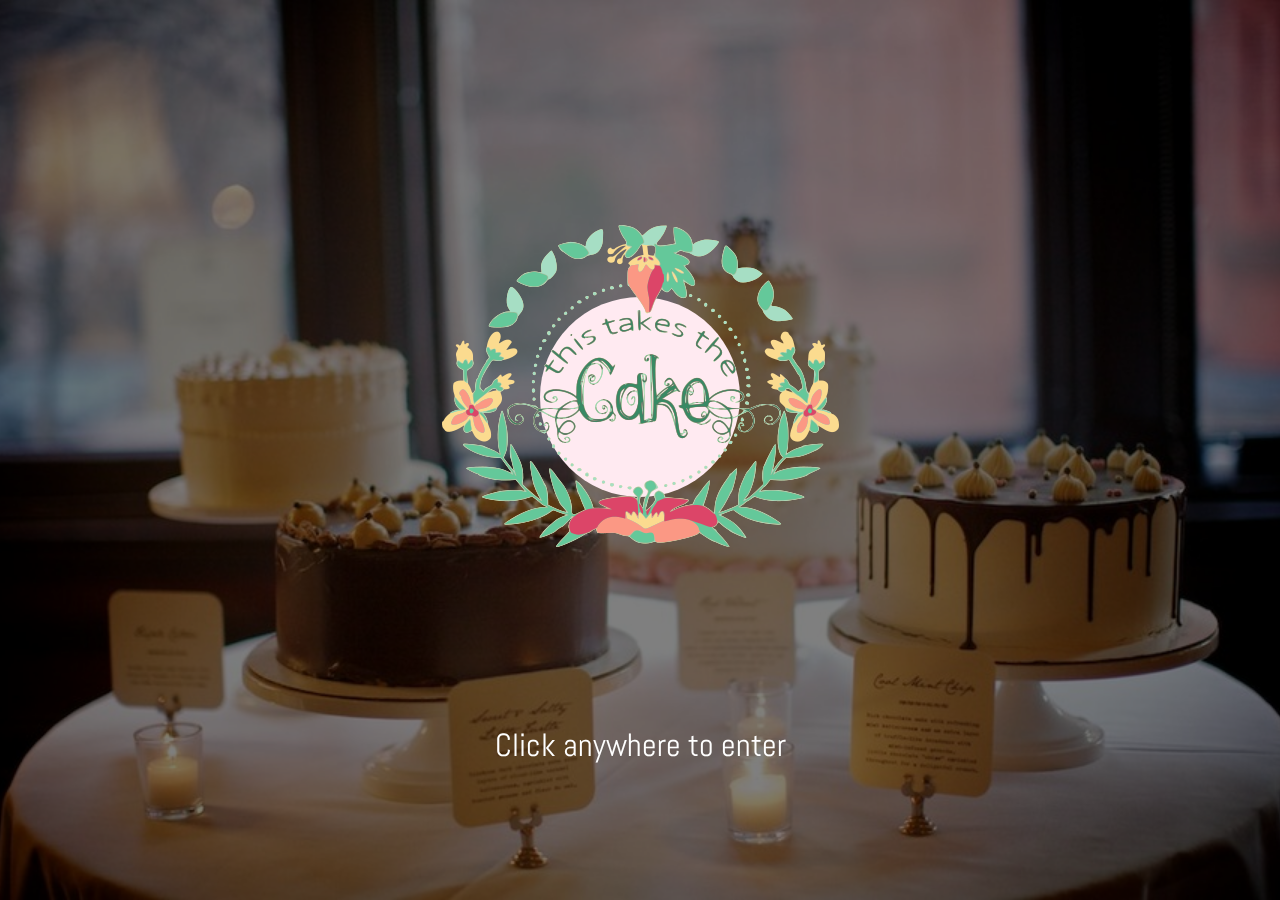
<file: index.html>
<!DOCTYPE html>
<html>
    <head>
        <title>This Takes the Cake</title>
        <meta charset="utf-8">
        <meta http-equiv="X-UA-Compatible" content="IE=edge,chrome=1">
        <meta name="viewport" content="width=device-width, initial-scale=1.0, maximum-scale=1.0" />
        <link rel="stylesheet" href="assets/css/style.css">
        <link href="https://fonts.googleapis.com/css?family=Abel|Open+Sans" rel="stylesheet">
        <script src="https://ajax.googleapis.com/ajax/libs/jquery/1.11.0/jquery.min.js"></script> 
        <script src="assets/js/script.js"></script>
    </head>
    <body>
        <!--Loading page-->
        <!-- <div id="splashscreen">
            Let us eat cake
            <img id="welcome-logo" src="assets/img/cakelogo.png">
            <img id="welcome-background" src="assets/img/cake-background.jpg">
            <div id="welcome-circle"></div>
            <a href="#" class="welcome-enter">Click here to enter</a>
            <div id="welcome-overlay"></div>
        </div> -->
        <div id="splashscreen">
            <div id="welcome-bg"></div>
            <div id="welcome-overlay"></div>
            <div id="welcome-circle"></div>
            <img id="welcome-logo" src="assets/img/cakelogo.png">
            <div id="welcome-text">Click anywhere to enter</div>
        </div>


    <div id="page-container">

        <!--Header-->
        <div id="header">
            <div id="logo">
                <a href="home.html"><img id="logoimg" src="assets/img/cakelogo.png"></a>
            </div>
            <div id="circle"></div>
            <!--Navi bar-->
            <div class="topbar-item leftside" id="link">About</div>
            <div class="topbar-item rightside"><a href="explore.html">Explore</a></div>
        </div>


        <div id="bigBox">
            <div id="leftBox">
            <!--THE CAKE!!!!-->
            <div id="headliner"><img src="assets/img/cake_headliner.png"></div>
            </div>
            <div id="rightBox">
                <div id="headline-container">
                    <div class="headline-content"><em>Featured:</em></div>
                    <div id="headline-title">Schwarzwälder Kirschtorte</div>
                    <div class="headline-content">
                        <p>Our authentic German Black Forest cake is perfect for every occasion! Both non-alcoholic and kirsch liqueur versions available.
                        <br>Pre-order yours today.</p>
                    </div>
                    <a href="explore.html"><div id="headline-button">Pre-order</div></a>
                </div>
            </div>
        </div>

        <!-- About: Modal Box -->
        <div id="modal-container">
            <div id="modal-overlay"></div>
            <img id="close" src="assets/img/close.png">
                <div id="modal-box">
                    <div id="modal-header">Kuchen</div>
                    <div id="modal-def">[ˈkuːxən] (German, <em>noun</em>) Cake.</div>
                    <div id="modal-content">
                        

                        <p>Hi, I'm Connie. University student, cake enthusiast, and future structural engineer.</p>
                        <p>This is my <span id="clickhere">life*</span>, as told through cakes that you can also pre-order for our Grand Opening, coming soon.</p>
                        <div id="inserthere"><br></div>
                        <p>Follow this fictional autobiographical bakery on social media:</p>
                    </div>
                    <div id="modal-footer">
                        <img class="sociallink" src="assets/img/facebookicon.png">
                        <img class="sociallink" src="assets/img/twittericon.png">
                        <img class="sociallink" src="assets/img/instagramicon.png">
                        <!-- <img class="sociallink" src="assets/img/youtubeicon.png"> -->
                    </div>
                </div>
        </div>
        

    </div>


    </body>
</html>
</file>
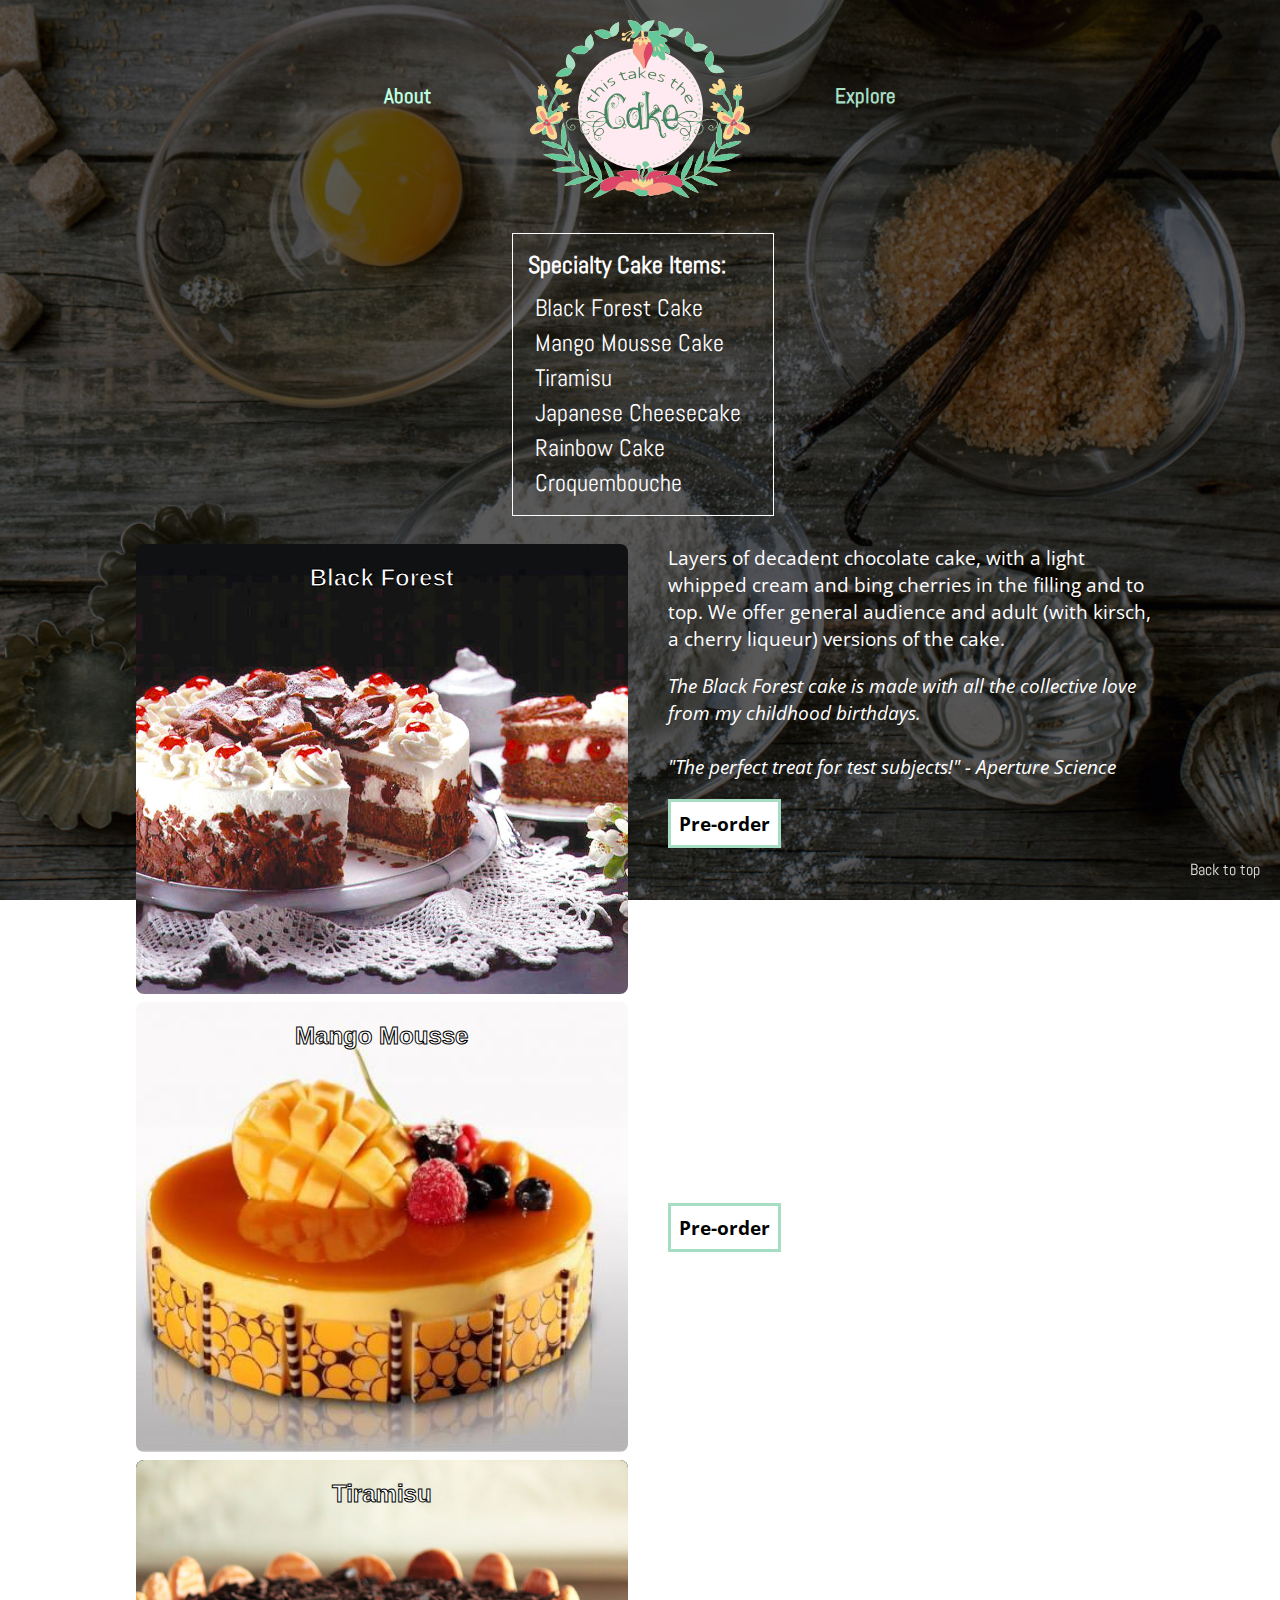
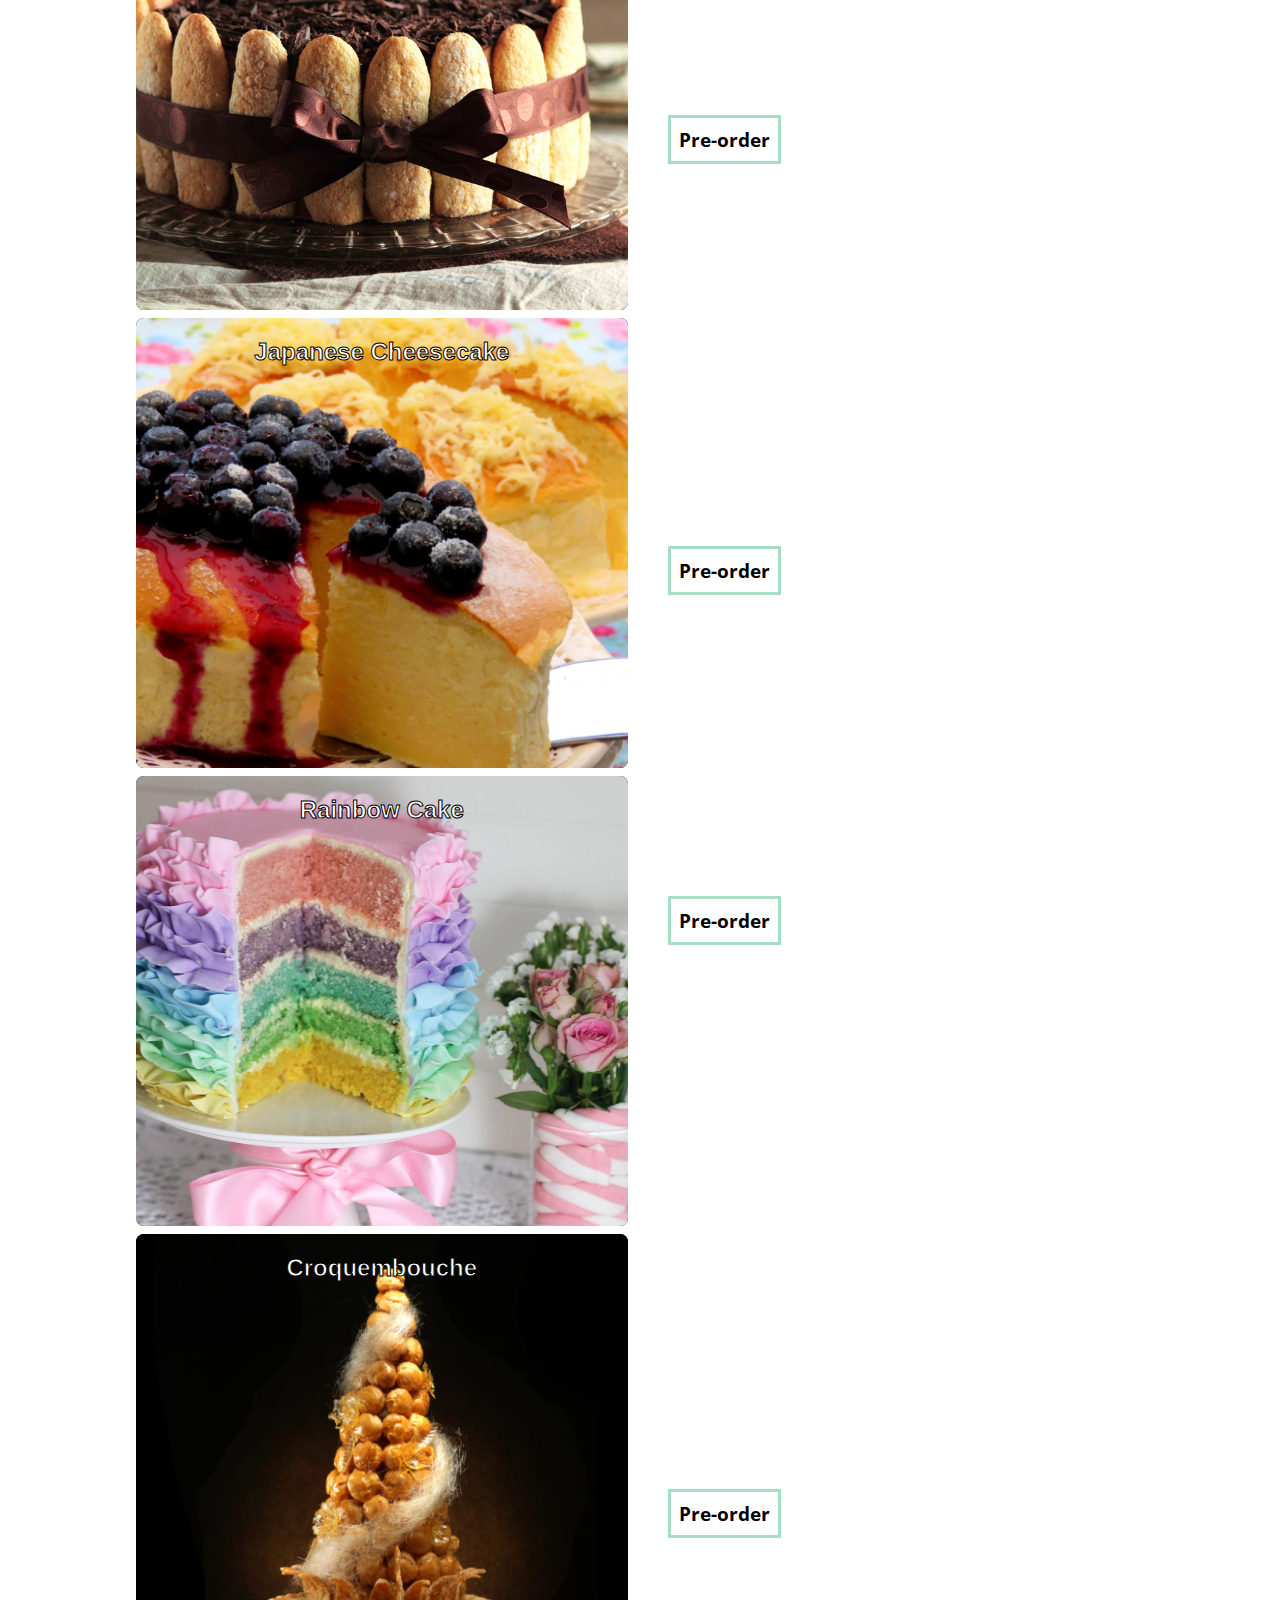
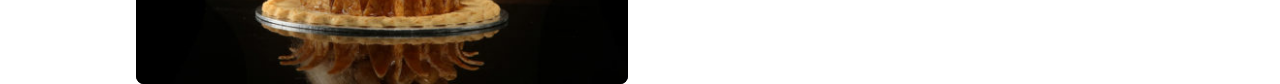
<file: explore.html>
<!DOCTYPE html>
<html>
    <head>
        <title>This Takes the Cake</title>
        <meta charset="utf-8">
        <meta http-equiv="X-UA-Compatible" content="IE=edge,chrome=1">
        <meta name="viewport" content="width=device-width, initial-scale=1.0, maximum-scale=1.0" />
        <link rel="stylesheet" href="assets/css/style.css">
        <link href="https://fonts.googleapis.com/css?family=Abel|Open+Sans|Palanquin+Dark" rel="stylesheet">
        <script src="https://ajax.googleapis.com/ajax/libs/jquery/1.11.0/jquery.min.js"></script> 
        <script src="assets/js/script.js"></script>
    </head>
    <body>

        <!--Header-->
        <div id="header">
            <div id="logo">
                <a href="home.html"><img id="logoimg" src="assets/img/cakelogo.png"></a>
            </div>
            <div id="circle"></div>
            <!--Navi bar-->
            <div class="topbar-item leftside" id="link">About</div>
            <div class="topbar-item rightside"><a href="explore.html">Explore</a></div>
        </div>

        <!-- About: Modal Box -->
        <div id="modal-container">
            <div id="modal-overlay"></div>
            <img id="close" src="assets/img/close.png">
                <div id="modal-box">
                    <div id="modal-header">Kuchen</div>
                    <div id="modal-def">[ˈkuːxən] (German, <em>noun</em>) Cake.</div>
                    <div id="modal-content">
                        

                        <p>Hi, I'm Connie. University student, cake enthusiast, and future structural engineer.</p>
                        <p>This is my <span id="clickhere">life*</span>, as told through cakes that you can also pre-order for our Grand Opening, coming soon.</p>
                        <div id="inserthere"><br></div>
                        <p>Follow this fictional autobiographical bakery on social media:</p>
                    </div>
                    <div id="modal-footer">
                        <img class="sociallink" src="assets/img/facebookicon.png">
                        <img class="sociallink" src="assets/img/twittericon.png">
                        <img class="sociallink" src="assets/img/instagramicon.png">
                        <!-- <img class="sociallink" src="assets/img/youtubeicon.png"> -->
                    </div>
                </div>
        </div>


        <div id="cakes">
            <div class="shortcut-title">Specialty Cake Items:</div>

            <div id="cake1" class="shortcut">Black Forest Cake</div>
            <div id="cake2" class="shortcut">Mango Mousse Cake</div>
            <div id="cake3" class="shortcut">Tiramisu</div>
            <div id="cake4" class="shortcut">Japanese Cheesecake</div>
            <div id="cake5" class="shortcut">Rainbow Cake</div>
            <div id="cake6" class="shortcut">Croquembouche</div>
        </div>

        <div class="scrollup">Back to top</div>

        <div id="all-cakes">
            
            <div id="one" class="cake-item">
                <div class="cake-pic">
                    <div class="cake-name">Black Forest</div>
                    <img class="absolute" src="assets/img/1-blackforest.jpg">
                </div>
                <div class="cake-desc">
                    <div class="serious">Layers of decadent chocolate cake, with a light whipped cream and bing cherries in the filling and to top. We offer general audience and adult (with kirsch, a cherry liqueur) versions of the cake.</div>
                    <div class="story"><p>The Black Forest cake is made with all the collective love from my childhood birthdays. <br><br>"The perfect treat for test subjects!" - Aperture Science</p></div>
                    <div class="order-button">Pre-order</div>
                    <!-- <div id="inserthere2"></div> -->
                </div>
            </div>

            <div id="two" class="cake-item">
                <div class="cake-pic">
                    <div class="cake-name">Mango Mousse</div>
                    <img src="assets/img/2-mangomousse.jpg">
                </div>
                <div class="cake-desc">
                    <div class="serious">This delicious mousse is made with fresh mango puree over a moist sponge cake. The cake is topped with fresh mango slices and a gorgeous mirror glaze.</div>
                    <div class="story"><p>Mango mousse is my go-to flavor of cake for any occasion. Anyone who dislikes mango isn't worth being friends with anyway.</p></div>
                    <div class="order-button">Pre-order</div>
                </div>
            </div>

            <div id="three" class="cake-item">
                <div class="cake-pic">
                    <div class="cake-name">Tiramisu</div>
                    <img class="absolute" src="assets/img/4-tiramisu2.jpg">
                </div>
                <div class="cake-desc">
                    <div class="serious">This rich, elegant Italian dessert is sure to please even the pickiest palates. Made with only the highest quality coffee liqueur.</div>
                    <div class="story"><p>Have you ever wondered why ladyfingers are called ladyfingers? Because nobody's fingers really look that uniform and jointless. I know, because I personally looked at every single lady's hands on this planet and no one has fingers like that. Maybe they're alien fingers.</p></div>
                    <div class="order-button">Pre-order</div>
                </div>
            </div>

            <div id="four" class="cake-item">
                <div class="cake-pic">
                    <div class="cake-name">Japanese Cheesecake</div>
                    <img class="absolute" src="assets/img/6-japanesecheesecake2.jpg">
                </div>
                <div class="cake-desc">
                    <div class="serious">This cheesecake is soft, light, and airy. Sometimes called a Cotton Cheesecake, and for a good reason. It is the perfect combination of cheesecake and sponge cake, and perfect for casual and formal occasions.</div>
                    <div class="story"><p>Our bakery takes a slightly different approach to baking this cake. We incorporate clouds, typically cumulus clouds, into the cake, giving it the powers of levitation.</p></div>
                    <div class="order-button">Pre-order</div>
                </div>
            </div>

            <!-- <div class="cake-item">
                <div class="cake-pic">
                    <div class="cake-name">Baumkuchen</div>
                    <img class="absolute" src="assets/img/5-baumkuchen.jpg">
                </div>
                <div class="cake-desc">
                    <div class="serious">Layers of decadent chocolate cake, with a light whipped cream and bing cherries in the filling and to top. We offer general audience and adult (with kirsch, a cherry liqueur) versions of the cake.</div>
                    <div class="story"><p>The Black Forest cake is made with all the collective love from my childhood birthdays.</p></div>
                    <div class="order-button">Pre-order</div>
                </div>
            </div> -->

            <div id="five" class="cake-item">
                <div class="cake-pic">
                    <div class="cake-name">Rainbow Cake</div>
                    <img class="absolute" src="assets/img/7-rainbowcake2.jpg">
                </div>
                <div class="cake-desc">
                    <div class="serious">Six layers of lovely pastel-colored cake. Almost too beautiful to eat.</div>
                    <div class="story"><p>A unicorn blessed this cake.</p></div>
                    <div class="order-button">Pre-order</div>
                </div>
            </div>


            <div id="six" class="cake-item">
                <div class="cake-pic">
                    <div class="cake-name">Croquembouche</div>
                    <img class="absolute" src="assets/img/3-croquembouche3.jpg">
                </div>
                <div class="cake-desc">
                    <div class="serious">Profiteroles (or cream puffs) stacked high and cemented together with caramel. Perfect for weddings or any extra special occasions with lots of guests!</div>
                    <div class="story"><p>The Croquembouche, a marvel of structural (food) engineering. Made with the eggs of chickens from Valhalla, gathered by yours truly. I personally fought the rooster Gullinkambi, by the way, armed only with a spatula.</p></div>
                    <div class="order-button">Pre-order</div>
                </div>
            </div>


        </div>


    </body>
</html>
</file>
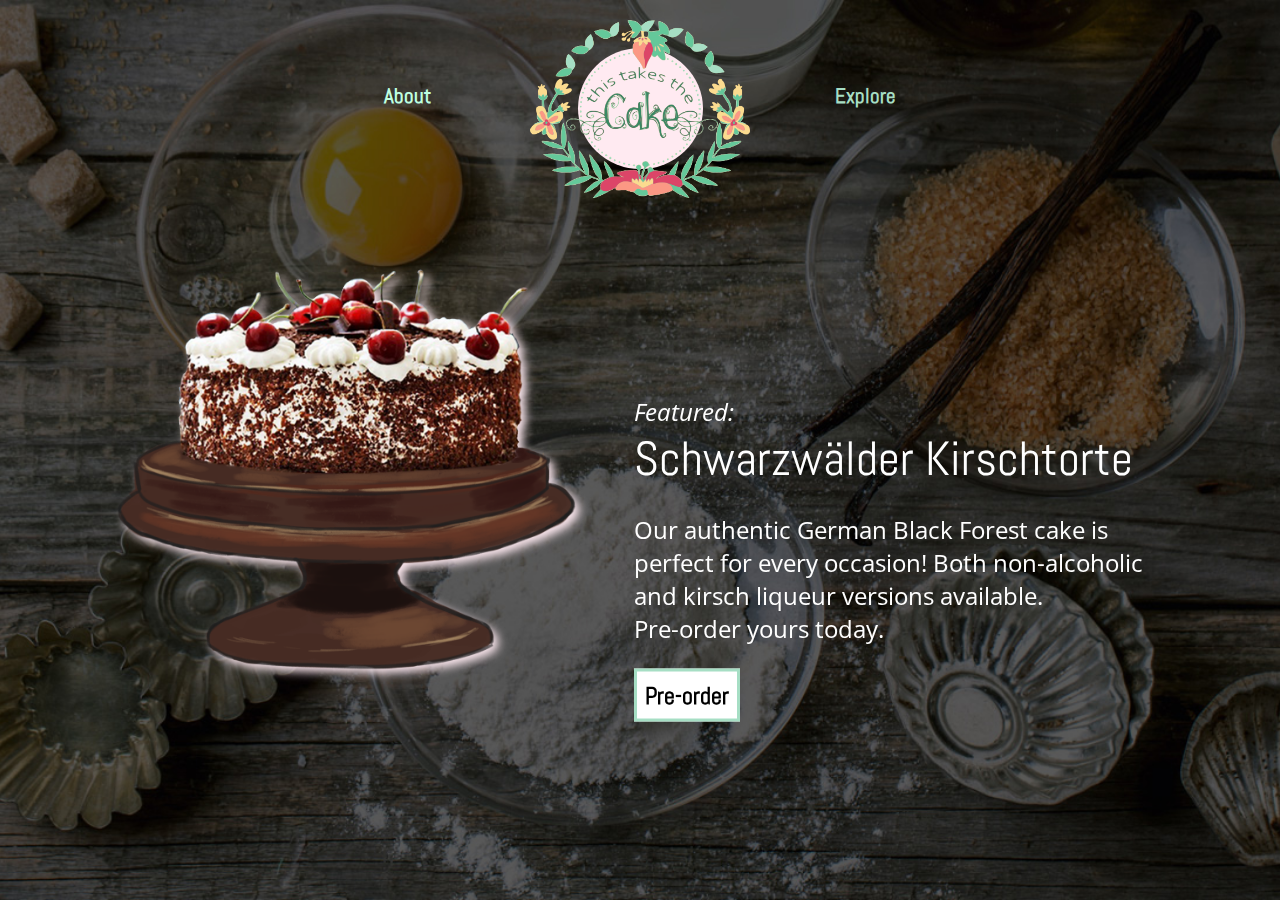
<file: home.html>
<!DOCTYPE html>
<html>
    <head>
        <title>This Takes the Cake</title>
        <meta charset="utf-8">
        <meta http-equiv="X-UA-Compatible" content="IE=edge,chrome=1">
        <meta name="viewport" content="width=device-width, initial-scale=1.0, maximum-scale=1.0" />
        <link rel="stylesheet" href="assets/css/style.css">
        <link href="https://fonts.googleapis.com/css?family=Abel|Open+Sans" rel="stylesheet">
        <script src="https://ajax.googleapis.com/ajax/libs/jquery/1.11.0/jquery.min.js"></script> 
        <script src="assets/js/script.js"></script>
    </head>
    <body>
        <!--Loading page-->
        <!-- <div id="splashscreen">
            Let us eat cake
            <img id="welcome-logo" src="assets/img/cakelogo.png">
            <img id="welcome-background" src="assets/img/cake-background.jpg">
            <div id="welcome-circle"></div>
            <a href="#" class="welcome-enter">Click here to enter</a>
            <div id="welcome-overlay"></div>
        </div> -->
        <!-- <div id="splashscreen">
            <div id="welcome-bg"></div>
            <div id="welcome-overlay"></div>
            <div id="welcome-circle"></div>
            <img id="welcome-logo" src="assets/img/cakelogo.png">
            <div id="welcome-text">Click anywhere to enter</div>
        </div> -->


    <div id="page-container">

        <!--Header-->
        <div id="header">
            <div id="logo">
                <a href="home.html"><img id="logoimg" src="assets/img/cakelogo.png"></a>
            </div>
            <div id="circle"></div>
            <!--Navi bar-->
            <div class="topbar-item leftside" id="link">About</div>
            <div class="topbar-item rightside"><a href="explore.html">Explore</a></div>
        </div>


        <div id="bigBox">
            <div id="leftBox">
            <!--THE CAKE!!!!-->
            <div id="headliner"><img src="assets/img/cake_headliner.png"></div>
            </div>
            <div id="rightBox">
                <div id="headline-container">
                    <div class="headline-content"><em>Featured:</em></div>
                    <div id="headline-title">Schwarzwälder Kirschtorte</div>
                    <div class="headline-content">
                        <p>Our authentic German Black Forest cake is perfect for every occasion! Both non-alcoholic and kirsch liqueur versions available.
                        <br>Pre-order yours today.</p>
                    </div>
                    <a href="explore.html"><div id="headline-button">Pre-order</div></a>
                </div>
            </div>
        </div>

        <!-- About: Modal Box -->
        <div id="modal-container">
            <div id="modal-overlay"></div>
            <img id="close" src="assets/img/close.png">
                <div id="modal-box">
                    <div id="modal-header">Kuchen</div>
                    <div id="modal-def">[ˈkuːxən] (German, <em>noun</em>) Cake.</div>
                    <div id="modal-content">
                        

                        <p>Hi, I'm Connie. University student, cake enthusiast, and future structural engineer.</p>
                        <p>This is my <span id="clickhere">life*</span>, as told through cakes that you can also pre-order for our Grand Opening, coming soon.</p>
                        <div id="inserthere"><br></div>
                        <p>Follow this fictional autobiographical bakery on social media:</p>
                    </div>
                    <div id="modal-footer">
                        <img class="sociallink" src="assets/img/facebookicon.png">
                        <img class="sociallink" src="assets/img/twittericon.png">
                        <img class="sociallink" src="assets/img/instagramicon.png">
                        <!-- <img class="sociallink" src="assets/img/youtubeicon.png"> -->
                    </div>
                </div>
        </div>
        

    </div>


    </body>
</html>
</file>
<file: assets/css/style.css>
/* DOCUMENT SET UP */

body, html {
	margin: 0 auto;
	width: 100%;
	height: 100%;
	background-color: black;
	-webkit-font-smoothing: antialiased;
	-o-font-smoothing: antialiased;
	font-smoothing: antialiased;
	font-family: 'Open Sans', sans-serif;
	font-family: 'Abel', sans-serif;
	/*background: white;*/
	background: url(../img/ingredients-dark.jpg) no-repeat center center fixed;
    -webkit-background-size: cover;
  	-moz-background-size: cover;
  	-o-background-size: cover;
  	background-size: cover; 
}


#welcome-bg {
	background: url(../img/caketable2.jpg) no-repeat center center fixed;
    -webkit-background-size: cover;
  	-moz-background-size: cover;
  	-o-background-size: cover;
  	background-size: cover;
    width: 100%;
    height: 100%;
  	position: absolute;
  	z-index: 50;
}

#welcome-circle{
	border-radius: 50%;
	width: 200px;
	height: 200px;
	left: 0;
	right: 0;
	top: 33%;
	margin-left: auto;
 	margin-right: auto;
    background: #ffeaf1;
    position: absolute;
    z-index: 52;
    opacity: 1;
}

#welcome-logo {
	position: absolute;
	left: 0;
	right: 0;
	top: 25%;
	margin-left: auto;
 	margin-right: auto;
	max-width: 740px;
	/*transform: translateY(-50%);*/
	z-index: 53;
}

#welcome-text {
	position: absolute;
	font-size: 2em;
	left: 0;
	right: 0;
	margin-left: auto;
 	margin-right: auto;
 	text-align: center;
	color: white;
	bottom: 15%;
	z-index: 54;
}

#welcome-overlay {
    width: 100%;
    height: 100%;
    background: rgba(0, 0, 0, 0.5);
    position: absolute;
    z-index: 51;
}

/*--------------------------------------------------------*/


#page-container {
	position: relative;
}


#logo {
	position: relative;
	margin: auto;
	width: 220px;
	top: 20px;
	z-index: 4;
	cursor: pointer;
}

#logo img {
	width: 220px;
	position: relative;
	z-index: 10;
	cursor: pointer;
}

#circle{
	border-radius: 50%;
	width: 125px;
	height: 121px;
	left: 0; 
  	right: 0; 
  	margin-left: auto; 
  	margin-right: auto;
	top: 48px;
    background: #ffeaf1;
    position: absolute;
    z-index: 3;
}


.topbar-item {
	position: absolute;
	/*border-radius: 50%;
	width: 60px;
	height: 60px;
	padding: 8px;
	background: #ffeaf1;
	text-align: center;*/
	margin-top: -100px;
	z-index: 5;
	text-decoration: none;
	/*color: #a6dec4;*/
	color: #bfffe1;
	font-size: 1.3em;
	font-weight: bold;
	text-align: center;
	cursor: pointer;
}

.topbar-item:hover {
	text-decoration: underline;
}

.rightside {
	right: 30%;
}

.rightside a {
	text-decoration: none;
	color: #a6dec4;
}

.leftside {
	left: 30%;
}


/*--------------------------------------------------------*/

#bigBox {
    width: 90%;
    height: 65%;
    position: fixed;
    left: 50%;
    margin-left: -50%;
    bottom: 50px;
    /*background: rgba(255,255,255,0.5);*/
}

#leftBox {
    float:left;
    height:100%;
    width: 40%;
    /*border: 1px solid grey;*/
    margin-left: 10%;
    border-radius: 50px 0 0 0;
    position: relative;
    /*overflow: hidden;*/
    /*background-color: rgba(255,255,255,0.5);*/
}

/*#leftBox:hover {
	border: 2px solid white;
}*/

#rightBox {
    float:right;
    height: 100%;
    width: 45%;
    /*border: 1px solid grey;*/
    border-radius:0 0 50px 0;
    position: relative;
}

/*#rightBox:hover {
	border: 2px solid white;
}*/

#headliner {
	height: 100%;
	width: 100%;
	position: relative;
}

#headliner img {
	max-height: 100%;
	max-width: 100%;
	display: block;
	margin: 0 auto;
	-webkit-filter: drop-shadow(5px 5px 5px #ffeaf1);
  	/*filter: drop-shadow(5px 5px 5px #222);*/
}

#headline-container {
	position: absolute;
	top: 50%;
	transform: translateY(-50%);
}

#headline-title {
	font-size: 3em;
	color: white;
}

.headline-content {
	font-size: 1.5em;
	color: white;
	font-family: 'Open Sans', sans-serif;
}

#headline-button {
    display: inline-block;
    cursor: pointer;
    position: relative;
    border: 3px solid #a6dec4;
    padding: 8px;
    font-weight: bold;
    color: black;
    background: white;
    text-align: center;
    font-size: 1.5em;
}

#headline-button a {
	text-decoration: none;
	color: black;
}


#headline-button:hover {
	border: 3px solid white;
	background: #64c89a;
	color: white;
	-webkit-transition: 0.1s linear;

}


/*--------------------------------------------------------*/
/*---------------------ABOUT PAGE HERE--------------------*/
/*--------------------------------------------------------*/


#modal-container {
    position: absolute;
    width: 100%;
    height: 100%;
    z-index: 100;
}

#modal-overlay {
    width: 100%;
    height: 120%;
    background: rgba(0, 0, 0, 0.5);
    background-size: cover;
    position: fixed;
    top: -100px;
}

#modal-box {
    width: 500px;
    height: 400px;
    /*background-color: #bfffe1;*/
    background-color: white;
    position: absolute;
    z-index: 100;
    margin: 0 auto;
    left: 50%;
    margin-left: -250px;
    /*top: 50%;*/
    /*transform: translateY(-40%);*/
}

#modal-header {
    color: #5c8471;
    padding: 25px 10px 0px 0px;
    font-size: 2em;
    text-align: center;
    font-weight: bold;
    font-family: 'Abel', sans-serif;
}

#modal-def {
	margin: 0px 15px;
	font-size: 1.5em;
	text-align: center;
}

#modal-content {
    margin: 0px 25px;
    font-family: 'Open Sans', sans-serif;
    font-size: 1em;
/*    overflow: hidden;
*/}

#modal-footer {
    width: 60%;
    bottom: 0px;
    position: relative;
    /*float: left;*/
    /*display: inline-block;*/
    left: 50%;
    margin-left: -90px;
    /*left: 50%;
    margin-left: -250px;*/
}

.sociallink {
	margin: 0px 15px;
	width: 30px;
	height: auto;
	cursor: pointer;
	position: relative;
	/*float: left;*/
    display: inline-block;
}

.sociallink:hover {
	-webkit-filter: drop-shadow(2px 2px 2px #222);
}

#close {
	position: fixed;
	width: 20px;
	top: 20px;
	right: 20px;
	cursor: pointer;
}

#clickhere {
	cursor: pointer;
	font-weight: bold;
}

#clickhere:hover {
	text-decoration: underline;
}


/*--------------------------------------------------------*/
/*-------------------EXPLORE PAGE HERE--------------------*/
/*--------------------------------------------------------*/

#cakes {
	border: 1px solid white;
	width: 230px;
	top: 50px;
	left: 40%;
	position: relative;
	padding: 15px;
}

.shortcut-title {
	color: white;
	font-size: 1.5em;
	/*margin-left: 40%;*/
	font-weight: bold;
	/*padding: 10px 0px;*/
	margin-bottom: 10px;
	/*margin-top: 50px;*/
	width: 100%;

}

.shortcut {
	color: white;
	font-size: 1.5em;
	margin-left: 2%;
	cursor: pointer;
	padding: 2px;
	width: 250px;
}

.shortcut:hover {
	color: #a6dec4;
	/*text-decoration: underline;*/
	font-weight: bold;
}

#all-cakes {
	width: 80%;
	position: relative;
	margin: 0 auto;
	top: 70px;
}

.cake-item {
	width: 100%;
	height: 450px;
	/*padding: 5px;*/
	margin: 8px;
}

.cake-name {
	-webkit-text-stroke: 1px black;
	color: white;
	font-size: 1.5em;
	font-family: 'Palaquin Dark', sans-serif;
	position: absolute;
	font-weight: 800;
	top: 20px;
	width: 100%;
	text-align: center;
}

.cake-pic {
	width: 48%;
	height: 450px;
	float: left;
	margin: 0 auto;
	overflow: hidden;
	position: relative;
	text-align:center;
	background: black;
	border-radius: 8px;
}

.cake-pic img {
  min-width:100px;
  max-width:none;
  height: 450px;
  margin: 0 -100%;
}

.cake-pic:hover {
	opacity: 0.7;
	-webkit-transition: 0.1s linear;
}

/*.cake-pic img {
  min-width:100px;
  max-height:none;
  width: auto;
  min-height: 450px;
  max-width: 800px;
  margin: 0 -100%;
}*/

/*.cake-pic {
	display: flex;
    justify-content: center;
    align-items: center;
    overflow: hidden;
}

.cake-pic img {
	flex-shrink: 0;
    min-width: 100%;
    min-height: 100%;
}*/


.cake-desc {
	width: 48%;
	float: right;
	color: white;
	font-size: 1.2em;
	font-family: 'Open Sans', sans-serif;
}

.serious {

}

.story {
	font-style: italic;
}

.order-button {
    display: inline-block;
    cursor: pointer;
    position: relative;
    border: 3px solid #a6dec4;
    padding: 8px;
    font-weight: bold;
    color: black;
    background: white;
    text-align: center;
    font-size: 1em;
}

.order-button:hover {
	border: 3px solid white;
	background: #64c89a;
	color: white;
	-webkit-transition: 0.1s linear;
}

.scrollup {
	color: #e0e0e0;
	font-size: 1em;
	cursor: pointer;
	position: fixed;
	bottom: 20px;
	right: 20px;
}

.scrollup:hover {
	color: white;
}


.no-scroll {
	overflow: hidden;
}
</file>
